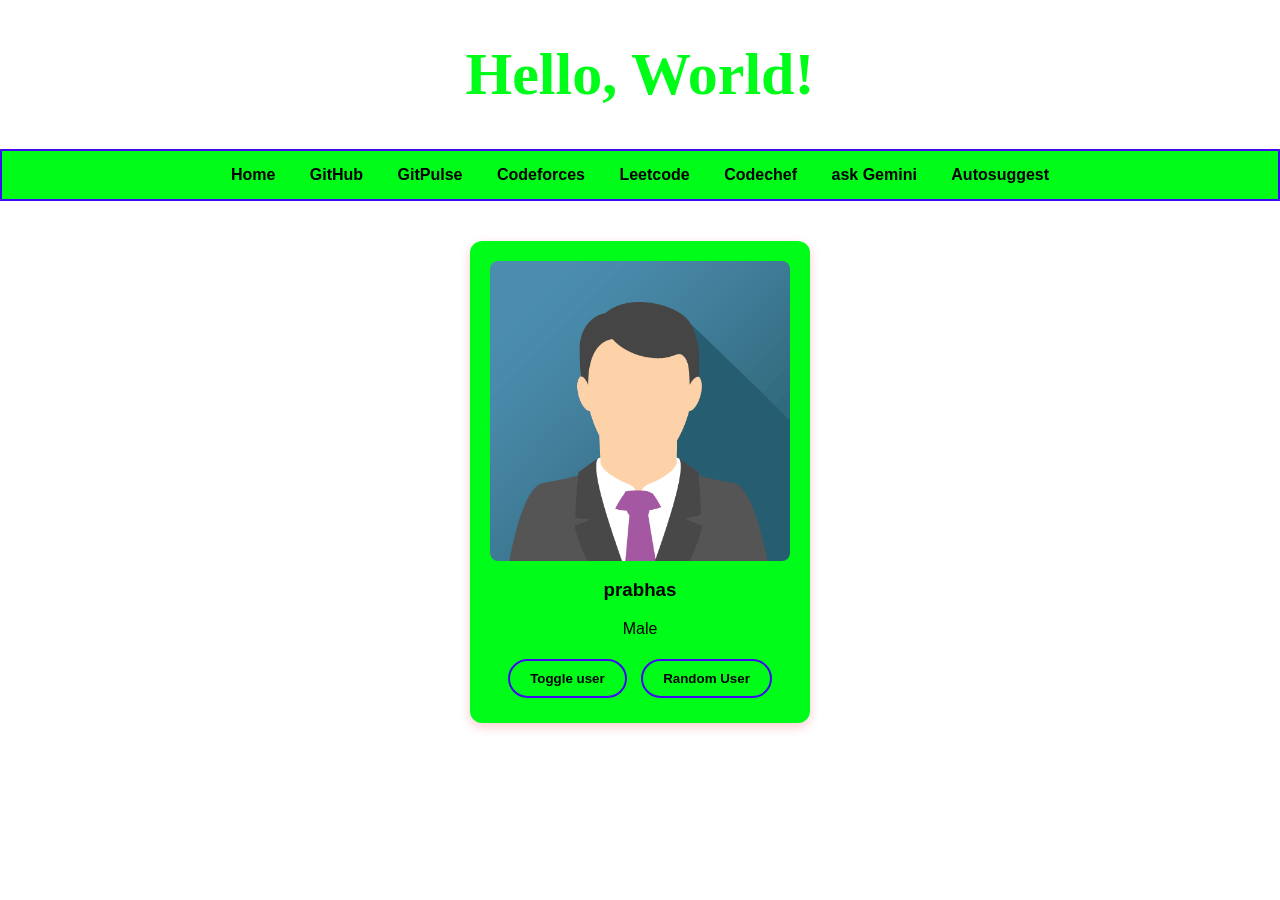
<file: src/main/resources/static/index.html>
<!DOCTYPE html>
<html lang="en">
<head>
    <meta charset="UTF-8">
    <meta name="viewport" content="width=device-width, initial-scale=1.0">
    <link rel="stylesheet" href="index.css">
    <script src="index.js" defer></script>
    <title>Autosuggest</title>
    
    <style>
        /* Video Background CSS */
        .video-background {
            position: fixed;
            right: 0;
            bottom: 0;
            min-width: 100%;
            min-height: 100%;
            width: auto;
            height: auto;
            z-index: -1000; /* Pushes the video behind all other content */
            background-size: cover;
            object-fit: cover; /* Prevents video distortion */
        }

        /* Ensuring content stays legible over a moving background */
        body {
            margin: 0;
            font-family: Arial, sans-serif;
        }

        .card, .navbar {
            position: relative;
            z-index: 1; /* Keeps content layered above the video */
        }
    </style>
</head>
<body>

    <!-- Background Video Section -->
    <!-- 'autoplay loop muted playsinline' are required for background videos to work across all mobile & desktop browsers -->
    <video autoplay loop muted playsinline class="video-background">
        <source src="gun_background.mp4" type="video/mp4">
    </video>

    <h1>Hello, World!</h1>
    
    <div class="navbar">
        <a href="https://autosuggest-spring-qeu8.onrender.com/">Home</a>
        <a href="https://github.com">GitHub</a>
        <a href="gitpulse.html">GitPulse</a>
        <a href="codeforces-stats.html">Codeforces</a>
        <a href="leetcode-stats.html">Leetcode</a>
        <a href="https://www.codechef.com">Codechef</a>
        <a href="ask-gemini.html">ask Gemini</a>
        <a href="https://autosuggest-spring-qeu8.onrender.com/">Autosuggest</a>

    </div>

    <div class="card">
        <img src="john.png" alt="image not found" id="user-image">
        <h3 id="user-name">prabhas</h3>
        <p id="user-gender">Male</p>
        <button onclick="toggleUser()">Toggle user</button>
        <button onclick="randomUser()">Random User</button>
    </div>

    <audio id="bg-music" loop>
        <source src="khaleja_bgm.mp3" type="audio/mp3">
    </audio>

    <script>
        // Plays background music on the first user interaction to bypass browser autoplay blocks
        document.addEventListener('click', function() {
            var audio = document.getElementById('bg-music');
            audio.play().catch(function(error) {
                console.log("Audio playback failed:", error);
            });
        }, { once: true });
    </script>
</body>
</html>
</file>
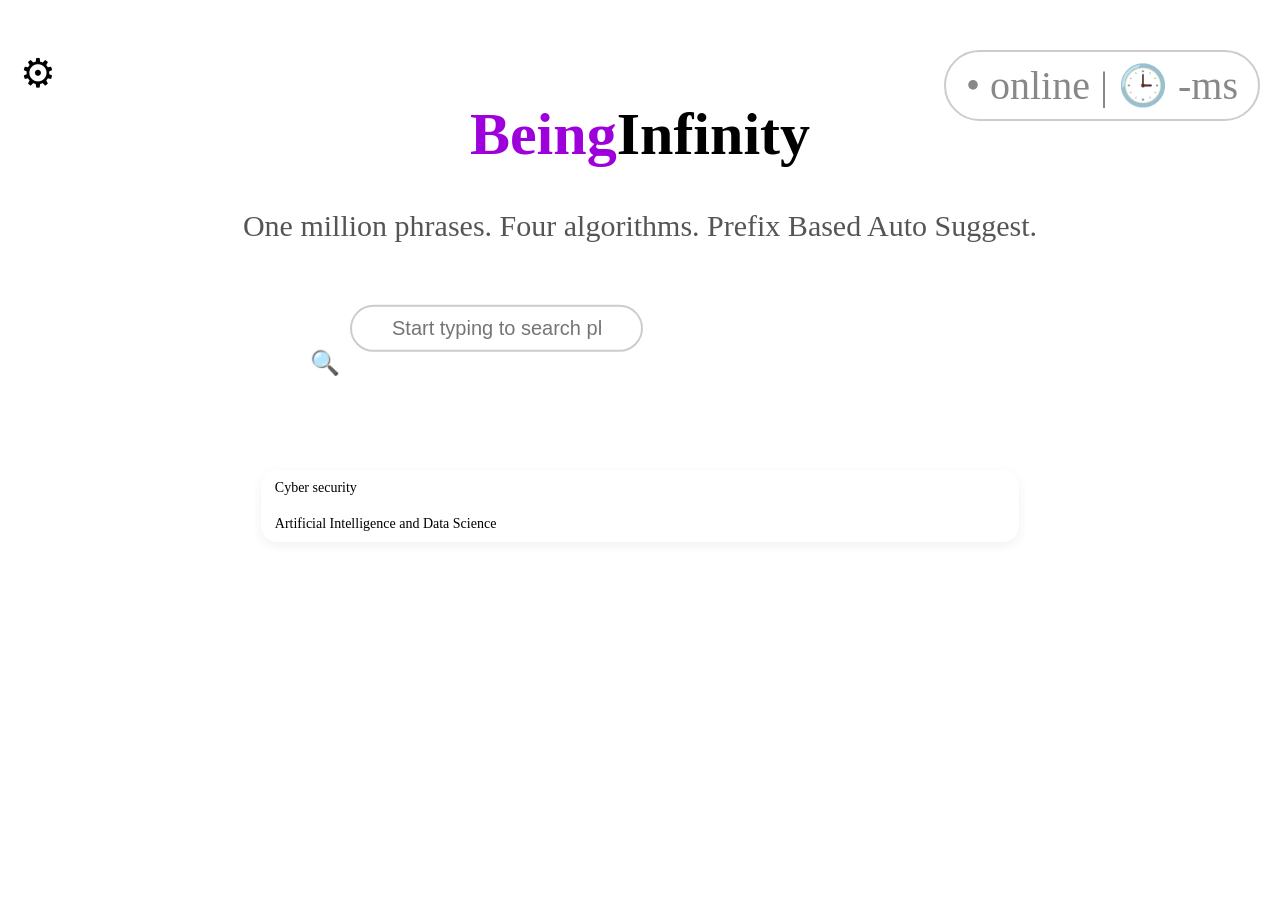
<file: src/main/resources/static/autosuggest.html>
<html>
    <head>
        <meta charset="UTF-8">
        <meta name="viewport" content="width=device-width, initial-scale=1.0">
        <title>AutoSuggest</title>
        <style>
            .gear {
                position: absolute;
                top: 50px;
                left: 20px;
                font-size: 40px;
                cursor: pointer;
            }
            .info-time {
                border: 2px solid #ccc;
                border-radius: 40px;
                padding: 10px 20px;
                position: absolute;
                top: 50px;
                right: 20px;
                font-size: 40px;
                color: #888;
            }
            .header {
                text-align: center;
                font-size: 60px;
                margin-top: 100px;
            }
            .para {
                text-align: center;
                font-size: 30px;
                margin-top: 10px;
                color: #555;
            }
            .mag-glass {
                position:sticky;
                top: 350px;
                left: 310px;
                font-size: 24px;
                color: #888;
                
            }
            .input {
                position: sticky;
                width: 100%;
                max-width: 293px;
                padding: 10px 40px;
                font-size: 20px;
                border: 2px solid #ccc;
                border-radius: 40px;
                top: 305px;
                left: 350px;
            }
            .being {
                color: rgb(157, 0, 219);
            }
            .infinity {
                color: black;
            }
            .search-suggestions {
            poisition: absolute;        
            width: 60%;
            margin: 8px 0 0;
            border-radius: 16px;
            box-shadow: 0 4px 12px rgba(0, 0, 0, 0.06);
            overflow: hidden;
            text-align: left;
            margin: 0px auto;
            margin-top: 150px;
        }
        .suggestion {
            padding: 10px 14px;
            border-bottom: 1 px solid #f2f2f2;
            font-size: 14px;
        }
        </style>
    </head>
    <body>
        <span class="gear"> &#x2699;</span>
        <span class="info-time">&#x2022; online | &#x1F552; -ms</span>
        <h1 class="header"><span class="being">Being</span><span class="infinity">Infinity</span></h1>
        <p class="para">One million phrases. Four algorithms. Prefix Based Auto Suggest.</p>
        <span class="mag-glass">&#128269;</span>
        <input class="input" type="text" id="input" placeholder="Start typing to search phrases">
        <div class="search-suggestions">
        <div class="suggestion"> Cyber security </div>
        <div class="suggestion"> Artificial Intelligence and Data Science </div>
        </div>
    </body>
</html>
</file>
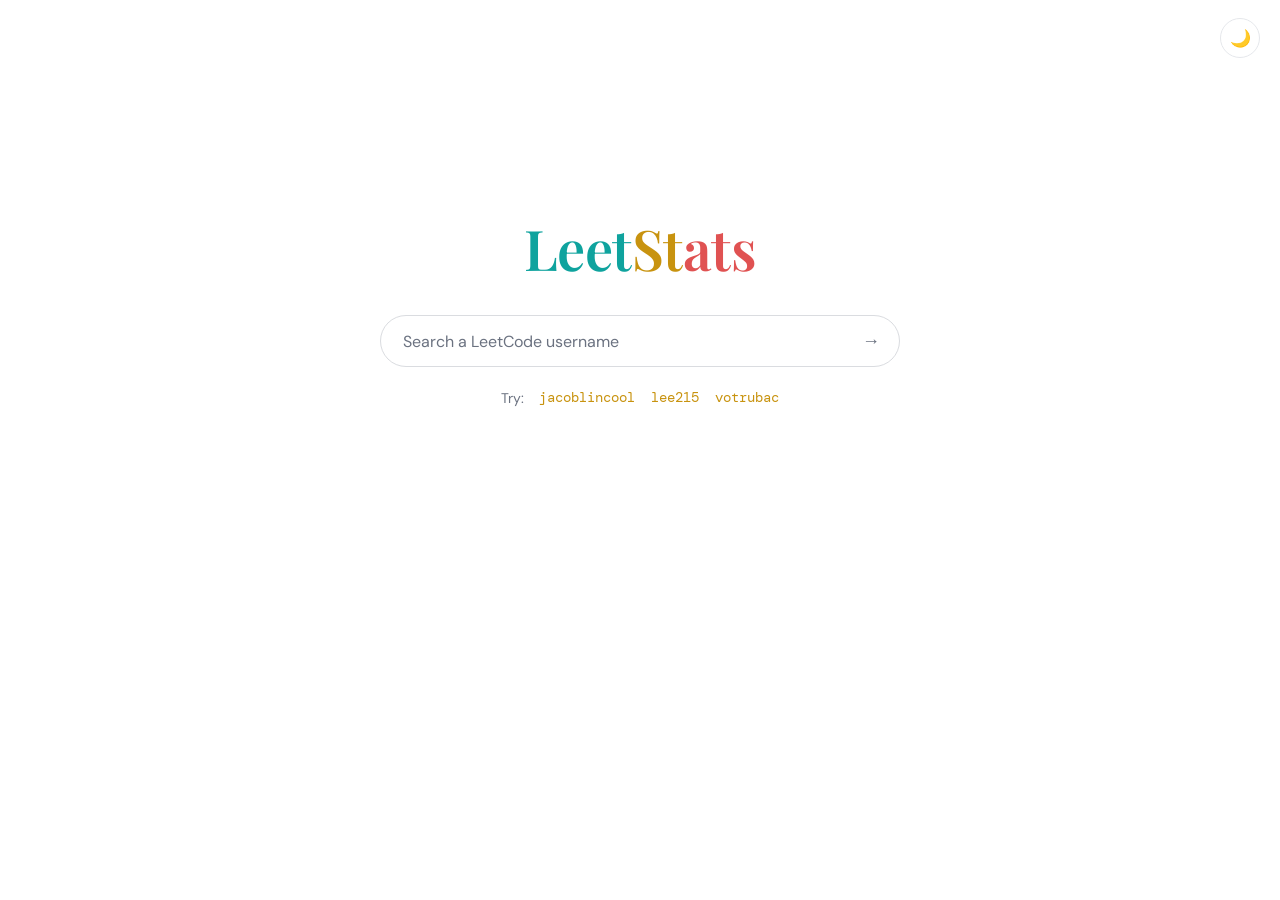
<file: src/main/resources/static/leetcode-stats.html>
<!DOCTYPE html>
<html lang="en" data-theme="light">
<head>
<meta charset="UTF-8">
<meta name="viewport" content="width=device-width, initial-scale=1.0">
<title>LeetStats</title>
<link rel="preconnect" href="https://fonts.googleapis.com">
<link rel="preconnect" href="https://fonts.gstatic.com" crossorigin>
<link href="https://fonts.googleapis.com/css2?family=Playfair+Display:wght@600&family=DM+Sans:wght@400;500;700&family=DM+Mono:wght@400;500&display=swap" rel="stylesheet">
<style>
  :root, [data-theme="light"] {
    --bg: #ffffff;
    --text: #1f2328;
    --muted: #6b7280;
    --line: #e5e7eb;
    --surface: #ffffff;
    --input-border: #dadce0;
    --input-shadow: rgba(32, 33, 36, 0.12);
    --track: #f0f1f3;
    --easy: #0fa39e;
    --medium: #c8930f;
    --hard: #e05252;
    --accent: #c8930f;
    --card-shadow: 0 1px 3px rgba(32, 33, 36, 0.08), 0 8px 28px rgba(32, 33, 36, 0.06);
  }
  [data-theme="dark"] {
    --bg: #0a0b0d;
    --text: #e9e7e2;
    --muted: #8b8f98;
    --line: rgba(255, 255, 255, 0.09);
    --surface: #121418;
    --input-border: rgba(255, 255, 255, 0.14);
    --input-shadow: rgba(0, 0, 0, 0.5);
    --track: rgba(255, 255, 255, 0.08);
    --easy: #3ddad7;
    --medium: #e3b341;
    --hard: #ff6b6b;
    --accent: #e3b341;
    --card-shadow: 0 20px 50px rgba(0, 0, 0, 0.45);
  }

  * { margin: 0; padding: 0; box-sizing: border-box; }

  html, body { height: 100%; }

  body {
    background: var(--bg);
    color: var(--text);
    font-family: "DM Sans", system-ui, sans-serif;
    display: flex;
    flex-direction: column;
    align-items: center;
    transition: background 0.25s, color 0.25s;
  }

  /* theme toggle, top right */
  .theme-toggle {
    position: fixed;
    top: 18px;
    right: 20px;
    width: 40px;
    height: 40px;
    border-radius: 50%;
    border: 1px solid var(--line);
    background: var(--surface);
    color: var(--text);
    font-size: 17px;
    cursor: pointer;
    display: flex;
    align-items: center;
    justify-content: center;
    transition: background 0.25s, border-color 0.25s, transform 0.15s;
    z-index: 10;
  }
  .theme-toggle:hover { transform: scale(1.06); }
  .theme-toggle:focus-visible { outline: 2px solid var(--accent); outline-offset: 2px; }

  main {
    width: 100%;
    max-width: 640px;
    padding: 0 24px 64px;
    display: flex;
    flex-direction: column;
    align-items: center;
    /* Google-style: sits a bit above vertical center when idle */
    margin-top: clamp(96px, 24vh, 210px);
    transition: margin-top 0.45s cubic-bezier(0.3, 0.8, 0.3, 1);
  }
  body.has-result main { margin-top: 72px; }

  .wordmark {
    font-family: "Playfair Display", serif;
    font-weight: 600;
    font-size: clamp(40px, 8vw, 56px);
    letter-spacing: -0.01em;
    margin-bottom: 30px;
    user-select: none;
  }
  .wordmark .l { color: var(--easy); }
  .wordmark .e { color: var(--medium); }
  .wordmark .t { color: var(--hard); }

  /* search */
  .search {
    width: 100%;
    max-width: 520px;
    display: flex;
    align-items: center;
    gap: 12px;
    background: var(--surface);
    border: 1px solid var(--input-border);
    border-radius: 999px;
    padding: 0 8px 0 22px;
    height: 52px;
    transition: box-shadow 0.2s, border-color 0.2s, background 0.25s;
  }
  .search:focus-within {
    box-shadow: 0 2px 10px var(--input-shadow);
    border-color: transparent;
  }
  [data-theme="dark"] .search:focus-within { border-color: var(--accent); box-shadow: none; }

  .search input {
    flex: 1;
    min-width: 0;
    border: none;
    outline: none;
    background: transparent;
    color: var(--text);
    font-family: "DM Mono", monospace;
    font-size: 16px;
  }
  .search input::placeholder { color: var(--muted); font-family: "DM Sans", sans-serif; }

  .search button {
    border: none;
    background: transparent;
    color: var(--muted);
    font-size: 18px;
    width: 40px;
    height: 40px;
    border-radius: 50%;
    cursor: pointer;
    display: flex;
    align-items: center;
    justify-content: center;
    transition: color 0.15s, background 0.15s;
  }
  .search button:hover { color: var(--accent); background: var(--track); }
  .search button:focus-visible { outline: 2px solid var(--accent); outline-offset: 1px; }
  .search button:disabled { opacity: 0.45; cursor: wait; }

  .try {
    margin-top: 20px;
    font-size: 14px;
    color: var(--muted);
    display: flex;
    gap: 14px;
    align-items: center;
    flex-wrap: wrap;
    justify-content: center;
  }
  .try button {
    background: none;
    border: none;
    padding: 2px 1px;
    color: var(--accent);
    font-family: "DM Mono", monospace;
    font-size: 13.5px;
    cursor: pointer;
    border-bottom: 1px dashed transparent;
    transition: border-color 0.15s;
  }
  .try button:hover { border-bottom-color: var(--accent); }
  .try button:focus-visible { outline: 2px solid var(--accent); outline-offset: 2px; }

  /* states */
  .loader {
    margin-top: 52px;
    width: 34px; height: 34px;
    border: 3px solid var(--track);
    border-top-color: var(--accent);
    border-radius: 50%;
    animation: spin 0.8s linear infinite;
  }
  @keyframes spin { to { transform: rotate(360deg); } }

  .error {
    margin-top: 44px;
    text-align: center;
    color: var(--muted);
    font-size: 14.5px;
    line-height: 1.6;
    max-width: 420px;
  }
  .error b { color: var(--hard); font-weight: 700; display: block; margin-bottom: 4px; }

  /* card */
  .card {
    width: 100%;
    margin-top: 44px;
    background: var(--surface);
    border: 1px solid var(--line);
    border-radius: 18px;
    padding: 30px 34px;
    box-shadow: var(--card-shadow);
    animation: rise 0.45s cubic-bezier(0.2, 0.7, 0.3, 1) both;
    transition: background 0.25s, border-color 0.25s;
  }
  @keyframes rise {
    from { opacity: 0; transform: translateY(14px); }
    to   { opacity: 1; transform: translateY(0); }
  }

  .card-head {
    display: flex;
    justify-content: space-between;
    align-items: baseline;
    gap: 10px;
    flex-wrap: wrap;
    margin-bottom: 26px;
  }
  .card-head a {
    font-family: "Playfair Display", serif;
    font-size: 23px;
    font-weight: 600;
    color: var(--text);
    text-decoration: none;
  }
  .card-head a:hover { color: var(--accent); }
  .card-head .rank {
    font-family: "DM Mono", monospace;
    font-size: 13px;
    color: var(--muted);
  }
  .card-head .rank b { color: var(--accent); font-weight: 500; }

  .card-body {
    display: grid;
    grid-template-columns: 168px 1fr;
    gap: 34px;
    align-items: center;
  }

  .ring-wrap { position: relative; width: 168px; height: 168px; margin: 0 auto; }
  .ring-wrap svg { transform: rotate(-90deg); display: block; }
  .ring-track { fill: none; stroke: var(--track); stroke-width: 9; }
  .ring-fill {
    fill: none;
    stroke: var(--accent);
    stroke-width: 9;
    stroke-linecap: round;
    transition: stroke-dashoffset 1.1s cubic-bezier(0.3, 0.8, 0.3, 1), stroke 0.25s;
  }
  .ring-center {
    position: absolute; inset: 0;
    display: flex; flex-direction: column;
    align-items: center; justify-content: center;
  }
  .ring-center .big {
    font-family: "DM Mono", monospace;
    font-size: 36px;
    line-height: 1;
  }
  .ring-center .small {
    color: var(--muted);
    font-size: 11.5px;
    margin-top: 6px;
    letter-spacing: 0.06em;
    text-transform: uppercase;
  }

  .bars { display: flex; flex-direction: column; gap: 18px; }
  .bar-top {
    display: flex;
    justify-content: space-between;
    align-items: baseline;
    margin-bottom: 7px;
  }
  .bar-top .label {
    font-size: 12.5px;
    font-weight: 700;
    letter-spacing: 0.09em;
    text-transform: uppercase;
  }
  .bar-top .nums {
    font-family: "DM Mono", monospace;
    font-size: 13px;
    color: var(--muted);
  }
  .bar-top .nums b { color: var(--text); font-weight: 500; }
  .bar-track { height: 7px; border-radius: 99px; background: var(--track); overflow: hidden; }
  .bar-fill { height: 100%; width: 0; border-radius: 99px; transition: width 1.1s cubic-bezier(0.3, 0.8, 0.3, 1); }
  .easy   .label { color: var(--easy); }   .easy   .bar-fill { background: var(--easy); }
  .medium .label { color: var(--medium); } .medium .bar-fill { background: var(--medium); }
  .hard   .label { color: var(--hard); }   .hard   .bar-fill { background: var(--hard); }

  .hidden { display: none !important; }

  @media (max-width: 540px) {
    .card { padding: 24px 20px; }
    .card-body { grid-template-columns: 1fr; gap: 26px; }
  }

  @media (prefers-reduced-motion: reduce) {
    * { animation: none !important; transition: none !important; }
  }
</style>
</head>
<body>
  <button class="theme-toggle" id="theme-toggle" aria-label="Switch theme" title="Switch theme">🌙</button>

  <main>
    <h1 class="wordmark"><span class="l">Leet</span><span class="e">St</span><span class="t">ats</span></h1>

    <div class="search">
      <input id="username" type="text" placeholder="Search a LeetCode username" autocomplete="off" spellcheck="false" aria-label="LeetCode username">
      <button id="go" aria-label="Fetch stats" title="Fetch stats">→</button>
    </div>

    <div class="try">
      <span>Try:</span>
      <button data-u="jacoblincool">jacoblincool</button>
      <button data-u="lee215">lee215</button>
      <button data-u="votrubac">votrubac</button>
    </div>

    <div id="loading" class="loader hidden" role="status" aria-label="Loading"></div>

    <div id="error" class="error hidden" role="alert">
      <b>Couldn't fetch that profile</b>
      <span id="error-msg"></span>
    </div>

    <section id="card" class="card hidden" aria-live="polite">
      <div class="card-head">
        <a id="profile-link" href="#" target="_blank" rel="noopener"></a>
        <span class="rank">Rank <b id="ranking">—</b></span>
      </div>
      <div class="card-body">
        <div class="ring-wrap">
          <svg width="168" height="168" viewBox="0 0 168 168" aria-hidden="true">
            <circle class="ring-track" cx="84" cy="84" r="74"></circle>
            <circle class="ring-fill" id="ring" cx="84" cy="84" r="74"></circle>
          </svg>
          <div class="ring-center">
            <div class="big" id="total-solved">0</div>
            <div class="small" id="total-label">solved</div>
          </div>
        </div>
        <div class="bars">
          <div class="bar-row easy">
            <div class="bar-top"><span class="label">Easy</span>
              <span class="nums"><b id="easy-solved">0</b> / <span id="easy-total">0</span></span></div>
            <div class="bar-track"><div class="bar-fill" id="easy-bar"></div></div>
          </div>
          <div class="bar-row medium">
            <div class="bar-top"><span class="label">Medium</span>
              <span class="nums"><b id="medium-solved">0</b> / <span id="medium-total">0</span></span></div>
            <div class="bar-track"><div class="bar-fill" id="medium-bar"></div></div>
          </div>
          <div class="bar-row hard">
            <div class="bar-top"><span class="label">Hard</span>
              <span class="nums"><b id="hard-solved">0</b> / <span id="hard-total">0</span></span></div>
            <div class="bar-track"><div class="bar-fill" id="hard-bar"></div></div>
          </div>
        </div>
      </div>
    </section>
  </main>

<script>
(function () {
  "use strict";

  /* ---------- theme ---------- */
  var root = document.documentElement;
  var toggle = document.getElementById("theme-toggle");
  var prefersDark = window.matchMedia("(prefers-color-scheme: dark)").matches;
  setTheme(prefersDark ? "dark" : "light");

  function setTheme(t) {
    root.setAttribute("data-theme", t);
    toggle.textContent = t === "dark" ? "☀️" : "🌙";
  }
  toggle.addEventListener("click", function () {
    setTheme(root.getAttribute("data-theme") === "dark" ? "light" : "dark");
  });

  /* ---------- elements ---------- */
  var input = document.getElementById("username");
  var goBtn = document.getElementById("go");
  var loadingEl = document.getElementById("loading");
  var errorEl = document.getElementById("error");
  var errorMsg = document.getElementById("error-msg");
  var cardEl = document.getElementById("card");

  var RING_R = 74;
  var RING_C = 2 * Math.PI * RING_R;
  var ring = document.getElementById("ring");
  ring.setAttribute("stroke-dasharray", RING_C);
  ring.setAttribute("stroke-dashoffset", RING_C);

  /* ---------- data sources (tried in order) ---------- */
  var SOURCES = [
    {
      url: function (u) { return "https://leetcode-api-faisalshohag.vercel.app/" + encodeURIComponent(u); },
      parse: function (d) {
        if (!d || d.errors || d.totalSolved === undefined) return null;
        return pick(d);
      }
    },
    {
      url: function (u) { return "https://alfa-leetcode-api.onrender.com/userProfile/" + encodeURIComponent(u); },
      parse: function (d) {
        if (!d || d.errors || d.totalSolved === undefined) return null;
        return pick(d);
      }
    },
    {
      url: function (u) { return "https://leetcode-stats-api.herokuapp.com/" + encodeURIComponent(u); },
      parse: function (d) {
        if (!d || d.status !== "success") return null;
        return pick(d);
      }
    }
  ];

  function pick(d) {
    return {
      totalSolved: d.totalSolved, totalQuestions: d.totalQuestions,
      easySolved: d.easySolved, totalEasy: d.totalEasy,
      mediumSolved: d.mediumSolved, totalMedium: d.totalMedium,
      hardSolved: d.hardSolved, totalHard: d.totalHard,
      ranking: d.ranking
    };
  }

  function fetchWithTimeout(url, ms) {
    var ctrl = new AbortController();
    var t = setTimeout(function () { ctrl.abort(); }, ms);
    return fetch(url, { signal: ctrl.signal })
      .then(function (r) { return r.json(); })
      .finally(function () { clearTimeout(t); });
  }

  function fetchStats(username) {
    var i = 0;
    function tryNext() {
      if (i >= SOURCES.length) return Promise.reject(new Error("all sources failed"));
      var src = SOURCES[i++];
      return fetchWithTimeout(src.url(username), 12000)
        .then(function (json) {
          var parsed = src.parse(json);
          return parsed || tryNext();
        })
        .catch(function () { return tryNext(); });
    }
    return tryNext();
  }

  /* ---------- rendering ---------- */
  function fmt(n) {
    if (n === null || n === undefined || isNaN(n)) return "—";
    return Number(n).toLocaleString("en-US");
  }

  function countUp(el, target, ms) {
    var reduce = window.matchMedia("(prefers-reduced-motion: reduce)").matches;
    if (reduce || !target) { el.textContent = fmt(target || 0); return; }
    var start = performance.now();
    (function step(now) {
      var p = Math.min(((now || performance.now()) - start) / ms, 1);
      var eased = 1 - Math.pow(1 - p, 3);
      el.textContent = fmt(Math.round(target * eased));
      if (p < 1) requestAnimationFrame(step);
    })();
  }

  function setBar(id, solved, total) {
    var pct = total > 0 ? (solved / total) * 100 : 0;
    document.getElementById(id).style.width = Math.max(pct, solved > 0 ? 2 : 0) + "%";
  }

  function render(username, s) {
    var link = document.getElementById("profile-link");
    link.textContent = username;
    link.href = "https://leetcode.com/u/" + encodeURIComponent(username) + "/";

    document.getElementById("ranking").textContent = "#" + fmt(s.ranking);
    document.getElementById("total-label").textContent = "of " + fmt(s.totalQuestions);
    document.getElementById("easy-solved").textContent = fmt(s.easySolved);
    document.getElementById("easy-total").textContent = fmt(s.totalEasy);
    document.getElementById("medium-solved").textContent = fmt(s.mediumSolved);
    document.getElementById("medium-total").textContent = fmt(s.totalMedium);
    document.getElementById("hard-solved").textContent = fmt(s.hardSolved);
    document.getElementById("hard-total").textContent = fmt(s.totalHard);

    document.body.classList.add("has-result");
    cardEl.classList.remove("hidden");

    requestAnimationFrame(function () {
      requestAnimationFrame(function () {
        countUp(document.getElementById("total-solved"), s.totalSolved, 1100);
        var pct = s.totalQuestions > 0 ? s.totalSolved / s.totalQuestions : 0;
        ring.setAttribute("stroke-dashoffset", RING_C * (1 - pct));
        setBar("easy-bar", s.easySolved, s.totalEasy);
        setBar("medium-bar", s.mediumSolved, s.totalMedium);
        setBar("hard-bar", s.hardSolved, s.totalHard);
      });
    });
  }

  function resetCard() {
    ring.setAttribute("stroke-dashoffset", RING_C);
    ["easy-bar", "medium-bar", "hard-bar"].forEach(function (id) {
      document.getElementById(id).style.width = "0";
    });
    document.getElementById("total-solved").textContent = "0";
  }

  /* ---------- flow ---------- */
  var busy = false;

  function lookup(username) {
    username = (username || "").trim();
    if (!username || busy) return;
    busy = true;

    input.value = username;
    goBtn.disabled = true;
    errorEl.classList.add("hidden");
    cardEl.classList.add("hidden");
    resetCard();
    loadingEl.classList.remove("hidden");

    fetchStats(username)
      .then(function (stats) {
        loadingEl.classList.add("hidden");
        render(username, stats);
      })
      .catch(function () {
        loadingEl.classList.add("hidden");
        errorMsg.textContent = 'No stats found for "' + username +
          '". Check the spelling, or the public stats APIs may be briefly busy — try again in a moment.';
        errorEl.classList.remove("hidden");
      })
      .finally(function () {
        goBtn.disabled = false;
        busy = false;
      });
  }

  goBtn.addEventListener("click", function () { lookup(input.value); });
  input.addEventListener("keydown", function (e) { if (e.key === "Enter") lookup(input.value); });
  document.querySelectorAll(".try button").forEach(function (b) {
    b.addEventListener("click", function () { lookup(b.dataset.u); });
  });
})();
</script>
</body>
</html>
</file>
<file: src/main/resources/static/index.css>
body {
    /* Changed from #000000 to transparent so the video underneath is visible */
    background-color: transparent; 
    font-family: Arial, sans-serif;
    margin: 0;
    padding: 0;
}

/* --- NEW: Background Video Styling --- */
.video-background {
    position: fixed;
    right: 0;
    bottom: 0;
    min-width: 100%;
    min-height: 100%;
    width: auto;
    height: auto;
    /*z-index: -1000; /* Pushes the video layer behind everything */
   /* object-fit: cover; /* Prevents video distortion */
}

h1 {
    color: #00fd19;
    font: bold 60px "Times New Roman", Times, serif;
    text-align: center;
    position: relative;
    z-index: 1;
}

/* --- NAVBAR STYLES --- */
.navbar {
    border-style: solid;
    border-width: 2px;
    border-color: #4208f1;
    background-color: #00fd19;
    color: white;
    padding: 15px; /* Slightly increased padding for spacing */
    text-align: center;
    transition: all 0.3s ease;
    position: relative;
    z-index: 1;
}

/* Standard styling for the links inside your navbar */
.navbar a {
    color: #000000; 
    text-decoration: none; /* Removes standard underline */
    font-weight: bold;
    margin: 0 15px; /* Adds space between each link */
    display: inline-block;
    transition: all 0.3s ease;
}

/* Hover: make navbar background black and text white */
.navbar:hover {
    background-color: #000000;
    color: #efefef;
    box-shadow: 0 4px 12px rgba(253, 38, 0, 0.982);
}

/* Fixed the link color transition when the navbar is hovered */
.navbar:hover a {
    color: #ffffff;
}

/* Individual link hover effects */
.navbar a:hover {
    background-color: #000000;
    color: #00fd19 !important; /* Force neon green on specific link hover */
    transform: scale(1.1);
    box-shadow: 0 4px 12px rgba(253, 38, 0, 0.982);
    padding: 5px 10px;
    border-radius: 4px;
}

/* --- CARD STYLES --- */
.card {
    background-color: #00fd19;
    color: #000000;
    padding: 20px;
    margin: 40px auto; /* Increased top/bottom margin for breathing room */
    border-radius: 12px;
    box-shadow: 0 4px 12px rgba(225, 4, 4, 0.2);
    transition: all 0.3s ease;
    max-width: 300px;
    text-align: center; /* Center aligns card text and buttons */
    position: relative;
    z-index: 1;
}

.card:hover {
    transform: scale(1.05);
    box-shadow: 0 6px 16px rgba(253, 38, 0, 0.5);
}

/* Card image styling */
.card img {
    width: 100%;
    height: auto;
    border-radius: 8px;
    display: block;
    margin-bottom: 15px; /* Pushes text below image down slightly */
    transition: transform 0.1s ease;
}

.card img:hover {
    transform: scale(1.08);
}

/* --- BUTTON STYLES --- */
button {
    background-color: #00fd19;
    color: #000000;
    border: 2px solid #4208f1;
    padding: 10px 20px;
    margin: 5px; /* Adds space if multiple buttons are next to each other */
    border-radius: 25px;
    font-weight: bold;
    cursor: pointer;
    transition: all 0.3s ease;
}

button:hover {
    background-color: #000000;
    color: #00fd19;
    box-shadow: 0 4px 12px rgba(253, 38, 0, 0.982);
    transform: scale(1.05);
}

button:active {
    transform: scale(0.98);
}
</file>
